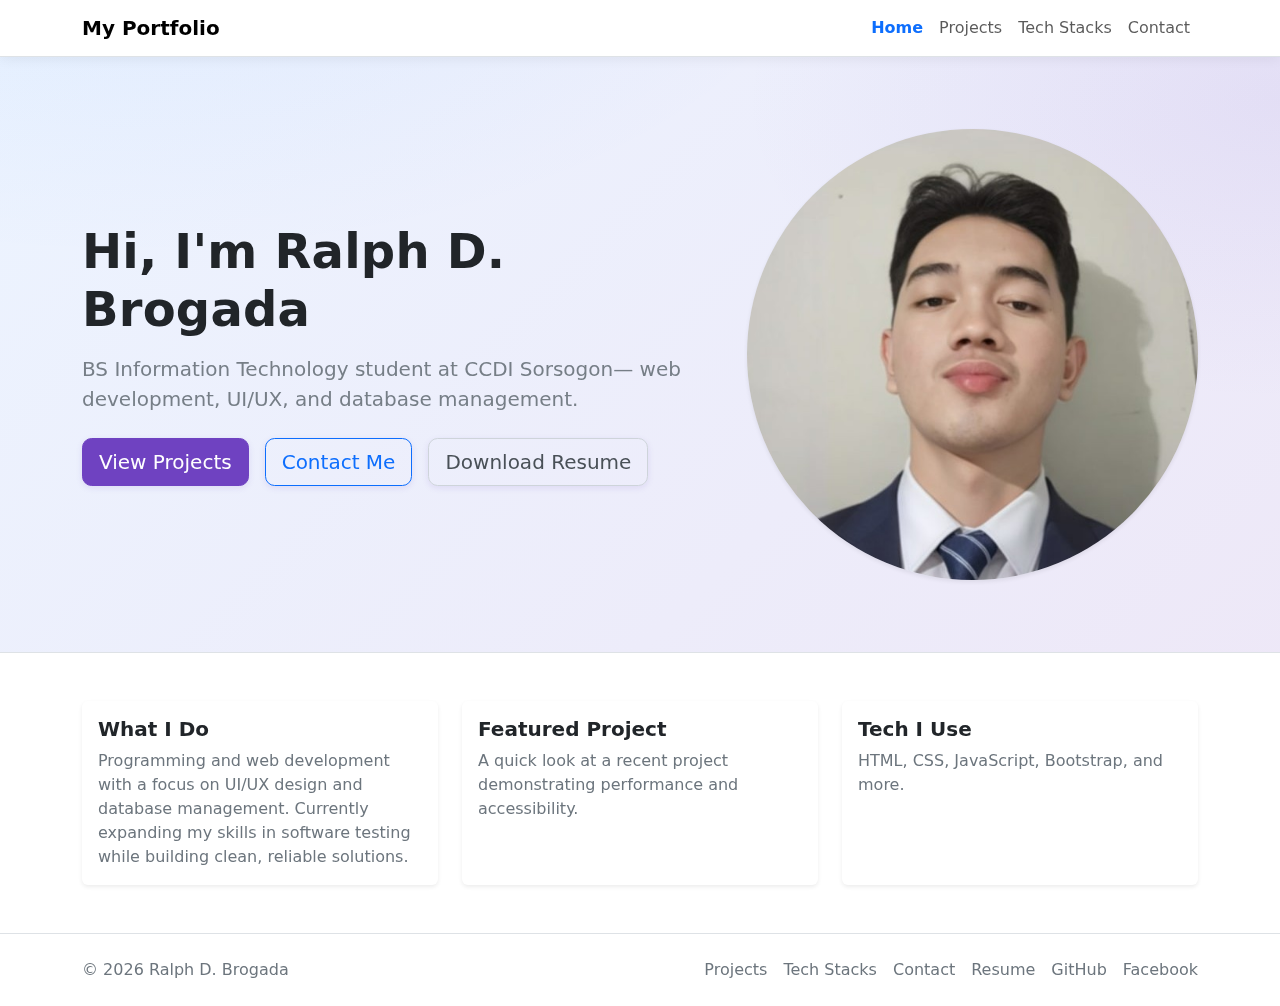
<file: index.html>
<!DOCTYPE html>
<html lang="en">
<head>
  <meta charset="utf-8">
  <meta name="viewport" content="width=device-width, initial-scale=1">
  <title>Home | Portfolio</title>
  <meta name="description" content="Personal portfolio home page">
  <link href="https://cdn.jsdelivr.net/npm/bootstrap@5.3.3/dist/css/bootstrap.min.css" rel="stylesheet" integrity="sha384-QWTKZyjpPEjISv5WaRU9OFeRpok6YctnYmDr5pNlyT2bRjXh0JMhjY6hW+ALEwIH" crossorigin="anonymous">
  <link rel="stylesheet" href="assets/css/styles.css">
</head>
<body>
  <!-- Navbar -->
  <nav class="navbar navbar-expand-lg navbar-light bg-white border-bottom sticky-top">
    <div class="container">
      <a class="navbar-brand fw-bold" href="index.html">My Portfolio</a>
      <button class="navbar-toggler" type="button" data-bs-toggle="collapse" data-bs-target="#navbarNav" aria-controls="navbarNav" aria-expanded="false" aria-label="Toggle navigation">
        <span class="navbar-toggler-icon"></span>
      </button>
      <div class="collapse navbar-collapse" id="navbarNav">
        <ul class="navbar-nav ms-auto mb-2 mb-lg-0">
          <li class="nav-item"><a class="nav-link" href="index.html">Home</a></li>
          <li class="nav-item"><a class="nav-link" href="projects.html">Projects</a></li>
          <li class="nav-item"><a class="nav-link" href="tech.html">Tech Stacks</a></li>
          <li class="nav-item"><a class="nav-link" href="contact.html">Contact</a></li>
        </ul>
      </div>
    </div>
  </nav>

  <!-- Hero -->
  <header class="py-5 border-bottom hero">
    <div class="container py-4">
      <div class="row align-items-center g-4">
        <div class="col-lg-7">
          <h1 class="display-5 fw-bold mb-3">Hi, I'm Ralph D. Brogada</h1>
          <p class="lead text-secondary mb-4">BS Information Technology student at CCDI Sorsogon— web development, UI/UX, and database management.</p>
          <div class="d-flex gap-3">
            <a href="projects.html" class="btn btn-primary btn-lg">View Projects</a>
            <a href="contact.html" class="btn btn-outline-primary btn-lg">Contact Me</a>
            <a href="assets/Ralph_Brogada_Resume.pdf" class="btn btn-outline-secondary btn-lg" download>Download Resume</a>
          </div>
        </div>
        <div class="col-lg-5 text-center">
          <div class="ratio ratio-1x1 rounded-circle overflow-hidden shadow-sm hero-avatar">
            <img src="assets/images/myself.jpg" alt="Avatar" class="w-100 h-100 object-fit-cover">
          </div>
        </div>
      </div>
    </div>
  </header>

  <!-- Highlights -->
  <main class="container my-5">
    <div class="row g-4">
      <div class="col-md-4">
        <div class="card h-100 shadow-sm">
          <div class="card-body">
            <h5 class="card-title">What I Do</h5>
            <p class="card-text text-secondary">Programming and web development with a focus on UI/UX design and database management. Currently expanding my skills in software testing while building clean, reliable solutions.</p>
          </div>
        </div>
      </div>
      <div class="col-md-4">
        <div class="card h-100 shadow-sm">
          <div class="card-body">
            <h5 class="card-title">Featured Project</h5>
            <p class="card-text text-secondary">A quick look at a recent project demonstrating performance and accessibility.</p>
            <a class="stretched-link" href="projects.html"></a>
          </div>
        </div>
      </div>
      <div class="col-md-4">
        <div class="card h-100 shadow-sm">
          <div class="card-body">
            <h5 class="card-title">Tech I Use</h5>
            <p class="card-text text-secondary">HTML, CSS, JavaScript, Bootstrap, and more.</p>
            <a class="stretched-link" href="tech.html"></a>
          </div>
        </div>
      </div>
    </div>
  </main>

  <!-- Footer -->
  <footer class="border-top py-4 bg-white">
    <div class="container d-flex flex-column flex-md-row align-items-center justify-content-between gap-3">
      <span class="text-secondary">© <span id="year"></span> Ralph D. Brogada</span>
      <div class="d-flex flex-wrap gap-3">
        <a href="projects.html" class="link-secondary text-decoration-none">Projects</a>
        <a href="tech.html" class="link-secondary text-decoration-none">Tech Stacks</a>
        <a href="contact.html" class="link-secondary text-decoration-none">Contact</a>
        <a href="assets/Ralph D. Brogada - CV.pdf" class="link-secondary text-decoration-none" download>Resume</a>
        <a href="https://github.com/rlph-kun" class="link-secondary text-decoration-none" target="_blank" rel="noopener">GitHub</a>
        <a href="https://facebook.com" class="link-secondary text-decoration-none" target="_blank" rel="noopener">Facebook</a>
      </div>
    </div>
  </footer>

  <script src="https://cdn.jsdelivr.net/npm/bootstrap@5.3.3/dist/js/bootstrap.bundle.min.js" integrity="sha384-YvpcrYf0tY3lHB60NNkmXc5s9fDVZLESaAA55NDzOxhy9GkcIdslK1eN7N6jIeHz" crossorigin="anonymous"></script>
  <script src="assets/js/main.js"></script>
</body>
</html>
</file>
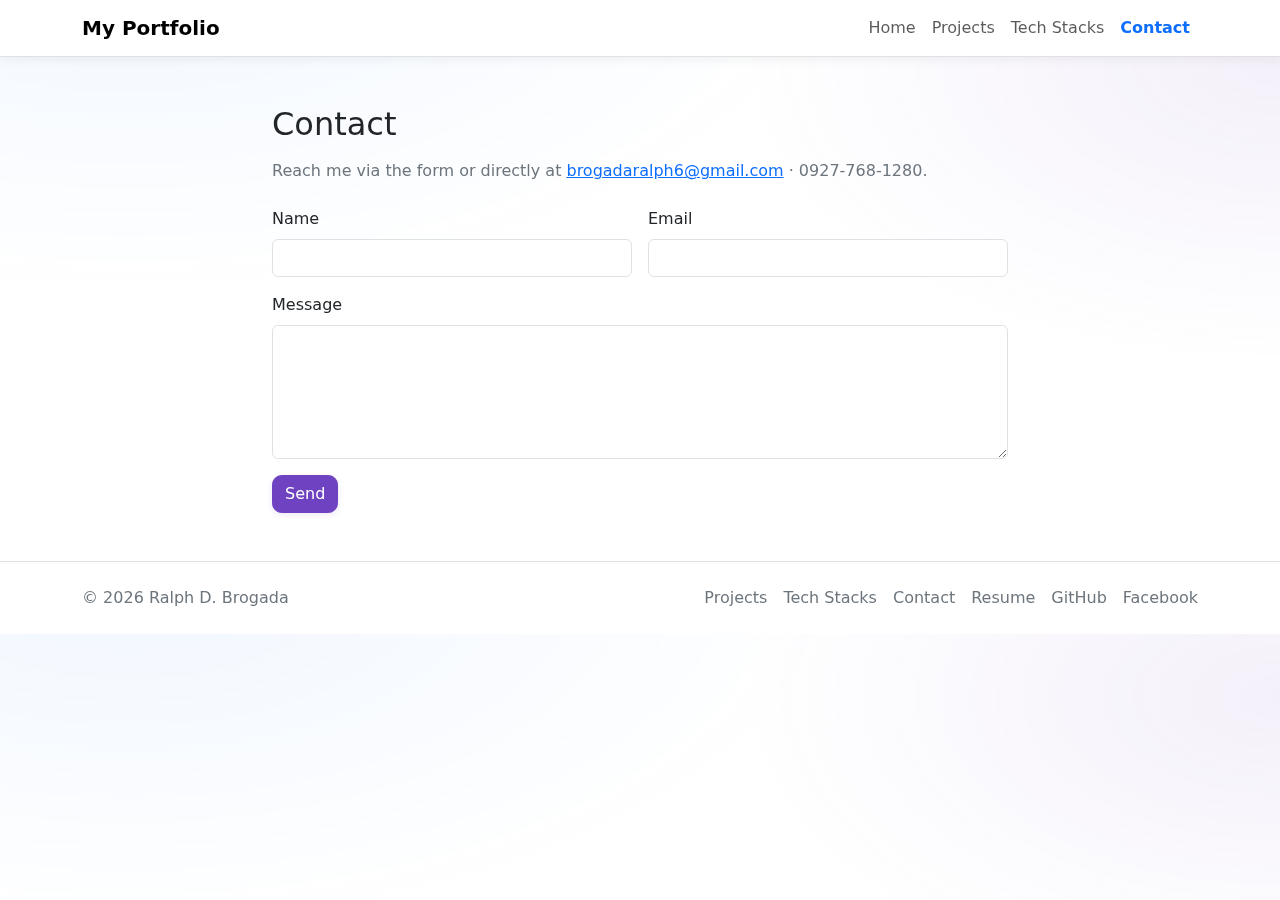
<file: contact.html>
<!DOCTYPE html>
<html lang="en">
<head>
  <meta charset="utf-8">
  <meta name="viewport" content="width=device-width, initial-scale=1">
  <title>Contact | Portfolio</title>
  <meta name="description" content="Get in touch">
  <link href="https://cdn.jsdelivr.net/npm/bootstrap@5.3.3/dist/css/bootstrap.min.css" rel="stylesheet" integrity="sha384-QWTKZyjpPEjISv5WaRU9OFeRpok6YctnYmDr5pNlyT2bRjXh0JMhjY6hW+ALEwIH" crossorigin="anonymous">
  <link rel="stylesheet" href="assets/css/styles.css">
</head>
<body>
  <nav class="navbar navbar-expand-lg navbar-light bg-white border-bottom sticky-top">
    <div class="container">
      <a class="navbar-brand fw-bold" href="index.html">My Portfolio</a>
      <button class="navbar-toggler" type="button" data-bs-toggle="collapse" data-bs-target="#navbarNav" aria-controls="navbarNav" aria-expanded="false" aria-label="Toggle navigation">
        <span class="navbar-toggler-icon"></span>
      </button>
      <div class="collapse navbar-collapse" id="navbarNav">
        <ul class="navbar-nav ms-auto mb-2 mb-lg-0">
          <li class="nav-item"><a class="nav-link" href="index.html">Home</a></li>
          <li class="nav-item"><a class="nav-link" href="projects.html">Projects</a></li>
          <li class="nav-item"><a class="nav-link" href="tech.html">Tech Stacks</a></li>
          <li class="nav-item"><a class="nav-link" href="contact.html">Contact</a></li>
        </ul>
      </div>
    </div>
  </nav>

  <main class="container my-5">
    <div class="row justify-content-center">
      <div class="col-lg-8">
        <h1 class="h2 mb-3">Contact</h1>
        <p class="text-secondary mb-4">Reach me via the form or directly at <a href="mailto:brogadaralph6@gmail.com">brogadaralph6@gmail.com</a> · <span class="text-nowrap">0927‑768‑1280</span>.</p>

        <form id="contact-form" action="https://formspree.io/f/xzzjpvol" method="POST" novalidate>
          <div class="row g-3">
            <input type="hidden" name="_subject" value="Portfolio Contact from Website">
            <div class="col-md-6">
              <label for="name" class="form-label">Name</label>
              <input type="text" class="form-control" id="name" name="name" required>
              <div class="invalid-feedback">Please enter your name.</div>
            </div>
            <div class="col-md-6">
              <label for="email" class="form-label">Email</label>
              <input type="email" class="form-control" id="email" name="email" required>
              <div class="invalid-feedback">Please provide a valid email.</div>
            </div>
            <div class="col-12">
              <label for="message" class="form-label">Message</label>
              <textarea class="form-control" id="message" name="message" rows="5" required></textarea>
              <div class="invalid-feedback">Please enter a message.</div>
            </div>
            <div class="col-12 d-flex align-items-center gap-3">
              <button type="submit" class="btn btn-primary">Send</button>
              <span id="form-status" class="text-secondary small"></span>
            </div>
          </div>
        </form>
      </div>
    </div>
  </main>

  <footer class="border-top py-4 bg-white">
    <div class="container d-flex flex-column flex-md-row align-items-center justify-content-between gap-3">
      <span class="text-secondary">© <span id="year"></span> Ralph D. Brogada</span>
      <div class="d-flex flex-wrap gap-3">
        <a href="projects.html" class="link-secondary text-decoration-none">Projects</a>
        <a href="tech.html" class="link-secondary text-decoration-none">Tech Stacks</a>
        <a href="contact.html" class="link-secondary text-decoration-none">Contact</a>
        <a href="assets/Ralph D. Brogada - CV.pdf" class="link-secondary text-decoration-none" download>Resume</a>
        <a href="https://github.com/rlph-kun" class="link-secondary text-decoration-none" target="_blank" rel="noopener">GitHub</a>
        <a href="https://facebook.com" class="link-secondary text-decoration-none" target="_blank" rel="noopener">Facebook</a>
      </div>
    </div>
  </footer>

  <script src="https://cdn.jsdelivr.net/npm/bootstrap@5.3.3/dist/js/bootstrap.bundle.min.js" integrity="sha384-YvpcrYf0tY3lHB60NNkmXc5s9fDVZLESaAA55NDzOxhy9GkcIdslK1eN7N6jIeHz" crossorigin="anonymous"></script>
  <script src="assets/js/main.js"></script>
</body>
</html>
</file>
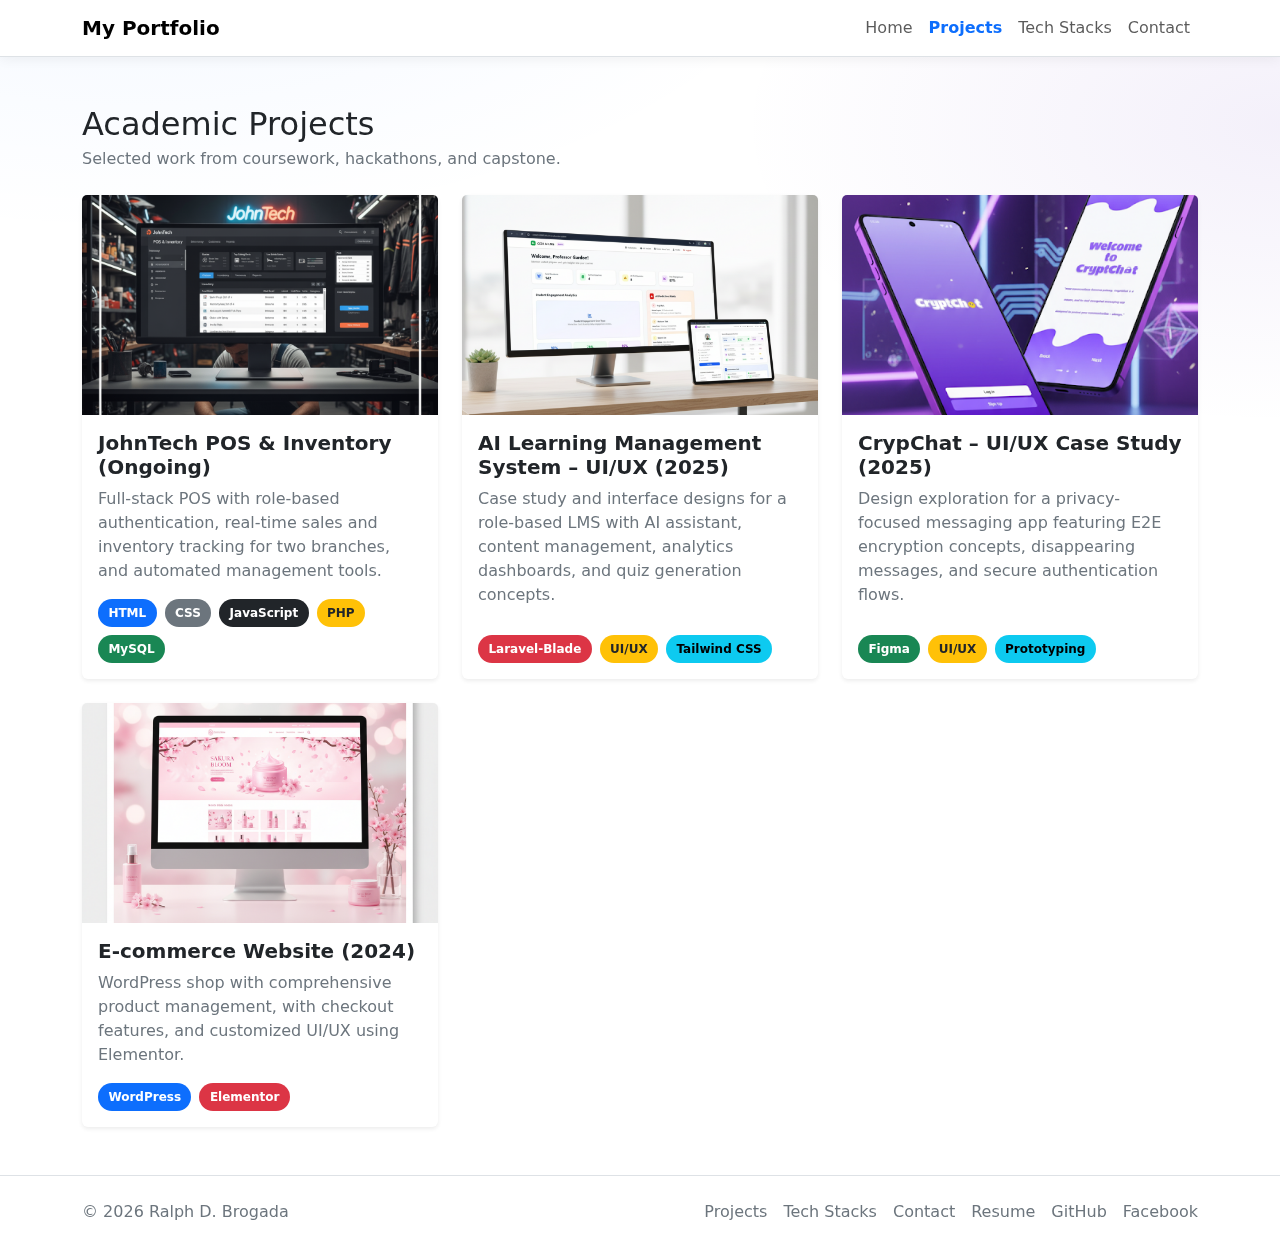
<file: projects.html>
<!DOCTYPE html>
<html lang="en">
<head>
  <meta charset="utf-8">
  <meta name="viewport" content="width=device-width, initial-scale=1">
  <title>Projects | Portfolio</title>
  <meta name="description" content="Projects portfolio">
  <link href="https://cdn.jsdelivr.net/npm/bootstrap@5.3.3/dist/css/bootstrap.min.css" rel="stylesheet" integrity="sha384-QWTKZyjpPEjISv5WaRU9OFeRpok6YctnYmDr5pNlyT2bRjXh0JMhjY6hW+ALEwIH" crossorigin="anonymous">
  <link rel="stylesheet" href="assets/css/styles.css">
</head>
<body>
  <nav class="navbar navbar-expand-lg navbar-light bg-white border-bottom sticky-top">
    <div class="container">
      <a class="navbar-brand fw-bold" href="index.html">My Portfolio</a>
      <button class="navbar-toggler" type="button" data-bs-toggle="collapse" data-bs-target="#navbarNav" aria-controls="navbarNav" aria-expanded="false" aria-label="Toggle navigation">
        <span class="navbar-toggler-icon"></span>
      </button>
      <div class="collapse navbar-collapse" id="navbarNav">
        <ul class="navbar-nav ms-auto mb-2 mb-lg-0">
          <li class="nav-item"><a class="nav-link" href="index.html">Home</a></li>
          <li class="nav-item"><a class="nav-link" href="projects.html">Projects</a></li>
          <li class="nav-item"><a class="nav-link" href="tech.html">Tech Stacks</a></li>
          <li class="nav-item"><a class="nav-link" href="contact.html">Contact</a></li>
        </ul>
      </div>
    </div>
  </nav>

  <main class="container my-5">
    <div class="d-flex align-items-center justify-content-between mb-4">
      <div>
        <h1 class="h2 mb-1">Academic Projects</h1>
        <p class="text-secondary mb-0">Selected work from coursework, hackathons, and capstone.</p>
      </div>
    </div>

    <div class="row g-4" id="projects-grid">
      <!-- Project cards inserted by JS or keep placeholders -->
      <div class="col-md-6 col-lg-4">
        <div class="card h-100 shadow-sm project-card">
          <a href="projects/posims.html"><img src="assets/images/posims.png?v=2" class="card-img-top" alt="POS & Inventory Management System"></a>
          <div class="card-body d-flex flex-column">
            <h5 class="card-title">JohnTech POS & Inventory (Ongoing)</h5>
            <p class="card-text text-secondary">Full-stack POS with role-based authentication, real-time sales and inventory tracking for two branches, and automated management tools.</p>
            <div class="mt-auto d-flex gap-2 flex-wrap">
              <span class="badge text-bg-primary">HTML</span>
              <span class="badge text-bg-secondary">CSS</span>
              <span class="badge text-bg-dark">JavaScript</span>
              <span class="badge text-bg-warning text-dark">PHP</span>
              <span class="badge text-bg-success">MySQL</span>
            </div>
            <a class="stretched-link" href="projects/posims.html" aria-label="View POS & Inventory details"></a>
          </div>
        </div>
      </div>
      <div class="col-md-6 col-lg-4">
        <div class="card h-100 shadow-sm project-card">
          <a href="projects/ai-lms.html"><img src="assets/images/ai-lms.png" class="card-img-top" alt="AI Learning Management System"></a>
          <div class="card-body d-flex flex-column">
            <h5 class="card-title">AI Learning Management System – UI/UX (2025)</h5>
            <p class="card-text text-secondary">Case study and interface designs for a role-based LMS with AI assistant, content management, analytics dashboards, and quiz generation concepts.</p>
            <div class="mt-auto d-flex gap-2 flex-wrap">
              <span class="badge text-bg-danger">Laravel-Blade</span>
              <span class="badge text-bg-warning text-dark">UI/UX</span>
              <span class="badge text-bg-info">Tailwind CSS</span>
            </div>
            <a class="stretched-link" href="projects/ai-lms.html" aria-label="View AI LMS details"></a>
          </div>
        </div>
      </div>
      <div class="col-md-6 col-lg-4">
        <div class="card h-100 shadow-sm project-card">
          <a href="projects/crypchat.html"><img src="assets/images/crypchat.png" class="card-img-top" alt="Privacy Communication App UI/UX"></a>
          <div class="card-body d-flex flex-column">
            <h5 class="card-title">CrypChat – UI/UX Case Study (2025)</h5>
            <p class="card-text text-secondary">Design exploration for a privacy-focused messaging app featuring E2E encryption concepts, disappearing messages, and secure authentication flows.</p>
            <div class="mt-auto d-flex gap-2 flex-wrap">
              <span class="badge text-bg-success">Figma</span>
              <span class="badge text-bg-warning text-dark">UI/UX</span>
              <span class="badge text-bg-info">Prototyping</span>
            </div>
            <a class="stretched-link" href="projects/crypchat.html" aria-label="View CrypChat details"></a>
          </div>
        </div>
      </div>

      <div class="col-md-6 col-lg-4">
        <div class="card h-100 shadow-sm project-card">
          <a href="projects/ecommerce.html"><img src="assets/images/ecommerce.png" class="card-img-top" alt="E-commerce WordPress Site"></a>
          <div class="card-body d-flex flex-column">
            <h5 class="card-title">E‑commerce Website (2024)</h5>
            <p class="card-text text-secondary">WordPress shop with comprehensive product management, with checkout features, and customized UI/UX using Elementor.</p>
            <div class="mt-auto d-flex gap-2 flex-wrap">
              <span class="badge text-bg-primary">WordPress</span>
              <span class="badge text-bg-danger">Elementor</span>
            </div>
            <a class="stretched-link" href="projects/ecommerce.html" aria-label="View E‑commerce project details"></a>
          </div>
        </div>
      </div>
    </div>
  </main>

  <footer class="border-top py-4 bg-white">
    <div class="container d-flex flex-column flex-md-row align-items-center justify-content-between gap-3">
      <span class="text-secondary">© <span id="year"></span> Ralph D. Brogada</span>
      <div class="d-flex flex-wrap gap-3">
        <a href="projects.html" class="link-secondary text-decoration-none">Projects</a>
        <a href="tech.html" class="link-secondary text-decoration-none">Tech Stacks</a>
        <a href="contact.html" class="link-secondary text-decoration-none">Contact</a>
        <a href="assets/Ralph D. Brogada - CV.pdf" class="link-secondary text-decoration-none" download>Resume</a>
        <a href="https://github.com/rlph-kun" class="link-secondary text-decoration-none" target="_blank" rel="noopener">GitHub</a>
        <a href="https://facebook.com" class="link-secondary text-decoration-none" target="_blank" rel="noopener">Facebook</a>
      </div>
    </div>
  </footer>

  <script src="https://cdn.jsdelivr.net/npm/bootstrap@5.3.3/dist/js/bootstrap.bundle.min.js" integrity="sha384-YvpcrYf0tY3lHB60NNkmXc5s9fDVZLESaAA55NDzOxhy9GkcIdslK1eN7N6jIeHz" crossorigin="anonymous"></script>
  <script src="assets/js/main.js"></script>
</body>
</html>
</file>
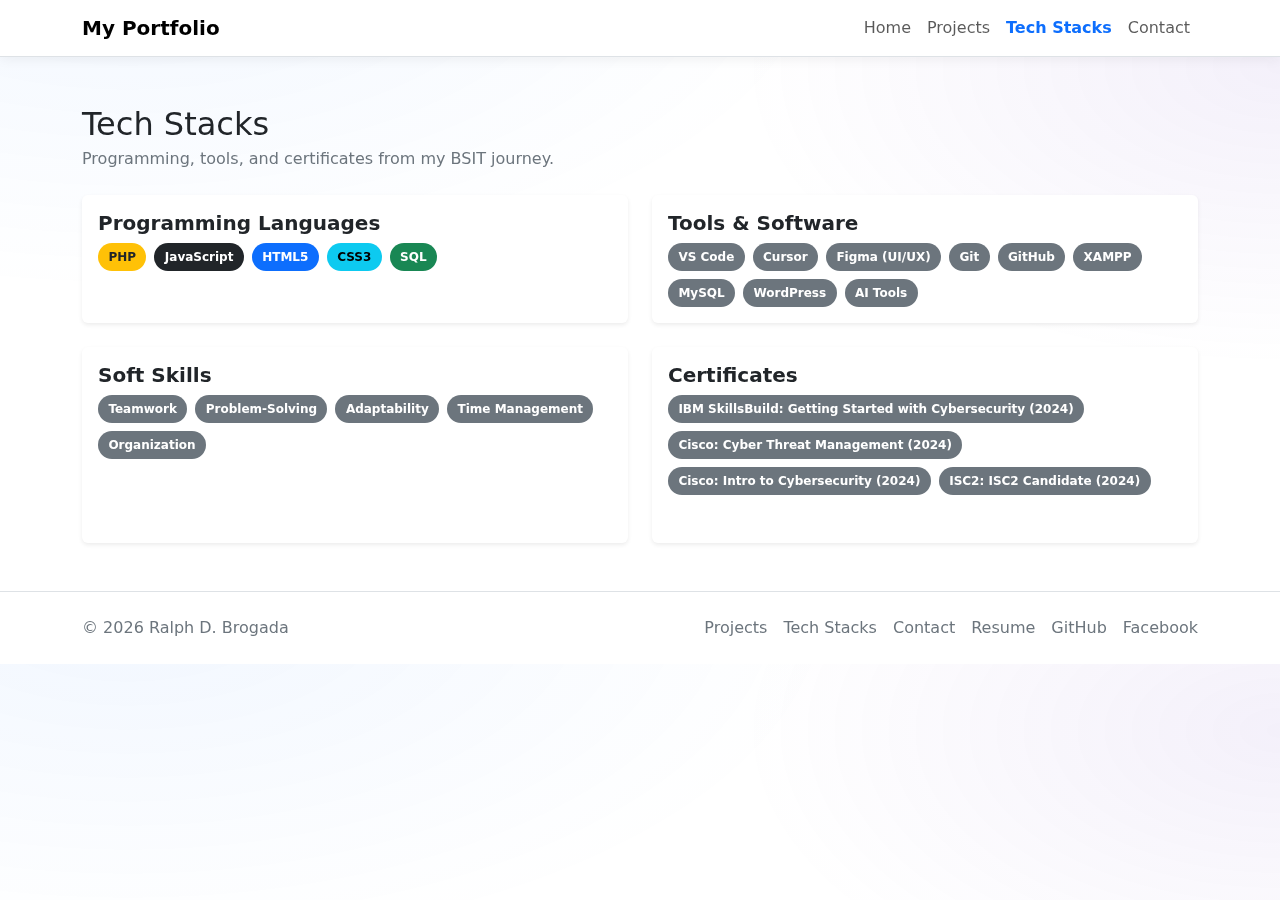
<file: tech.html>
<!DOCTYPE html>
<html lang="en">
<head>
  <meta charset="utf-8">
  <meta name="viewport" content="width=device-width, initial-scale=1">
  <title>Tech Stacks | Portfolio</title>
  <meta name="description" content="Technologies and tools I use">
  <link href="https://cdn.jsdelivr.net/npm/bootstrap@5.3.3/dist/css/bootstrap.min.css" rel="stylesheet" integrity="sha384-QWTKZyjpPEjISv5WaRU9OFeRpok6YctnYmDr5pNlyT2bRjXh0JMhjY6hW+ALEwIH" crossorigin="anonymous">
  <link rel="stylesheet" href="assets/css/styles.css">
</head>
<body>
  <nav class="navbar navbar-expand-lg navbar-light bg-white border-bottom sticky-top">
    <div class="container">
      <a class="navbar-brand fw-bold" href="index.html">My Portfolio</a>
      <button class="navbar-toggler" type="button" data-bs-toggle="collapse" data-bs-target="#navbarNav" aria-controls="navbarNav" aria-expanded="false" aria-label="Toggle navigation">
        <span class="navbar-toggler-icon"></span>
      </button>
      <div class="collapse navbar-collapse" id="navbarNav">
        <ul class="navbar-nav ms-auto mb-2 mb-lg-0">
          <li class="nav-item"><a class="nav-link" href="index.html">Home</a></li>
          <li class="nav-item"><a class="nav-link" href="projects.html">Projects</a></li>
          <li class="nav-item"><a class="nav-link" href="tech.html">Tech Stacks</a></li>
          <li class="nav-item"><a class="nav-link" href="contact.html">Contact</a></li>
        </ul>
      </div>
    </div>
  </nav>

  <main class="container my-5">
    <div class="mb-4">
      <h1 class="h2 mb-1">Tech Stacks</h1>
      <p class="text-secondary mb-0">Programming, tools, and certificates from my BSIT journey.</p>
    </div>

    <div class="row g-4">
      <div class="col-md-6">
        <div class="card h-100 shadow-sm">
          <div class="card-body">
            <h5 class="card-title">Programming Languages</h5>
            <div class="d-flex flex-wrap gap-2">
              <span class="badge text-bg-warning text-dark">PHP</span>
              <span class="badge text-bg-dark">JavaScript</span>
              <span class="badge text-bg-primary">HTML5</span>
              <span class="badge text-bg-info">CSS3</span>
              <span class="badge text-bg-success">SQL</span>
            </div>
          </div>
        </div>
      </div>
      <div class="col-md-6">
        <div class="card h-100 shadow-sm">
          <div class="card-body">
            <h5 class="card-title">Tools & Software</h5>
            <div class="d-flex flex-wrap gap-2">
              <span class="badge text-bg-secondary">VS Code</span>
              <span class="badge text-bg-secondary">Cursor</span>
              <span class="badge text-bg-secondary">Figma (UI/UX)</span>
              <span class="badge text-bg-secondary">Git</span>
              <span class="badge text-bg-secondary">GitHub</span>
              <span class="badge text-bg-secondary">XAMPP</span>
              <span class="badge text-bg-secondary">MySQL</span>
              <span class="badge text-bg-secondary">WordPress</span>
              <span class="badge text-bg-secondary">AI Tools</span>
            </div>
          </div>
        </div>
      </div>
      <div class="col-md-6">
        <div class="card h-100 shadow-sm">
          <div class="card-body">
            <h5 class="card-title">Soft Skills</h5>
            <div class="d-flex flex-wrap gap-2">
              <span class="badge text-bg-secondary">Teamwork</span>
              <span class="badge text-bg-secondary">Problem-Solving</span>
              <span class="badge text-bg-secondary">Adaptability</span>
              <span class="badge text-bg-secondary">Time Management</span>
              <span class="badge text-bg-secondary">Organization</span>
            </div>
          </div>
        </div>
      </div>
      <div class="col-md-6">
        <div class="card h-100 shadow-sm">
          <div class="card-body">
            <h5 class="card-title">Certificates</h5>
            <div class="d-flex flex-wrap gap-2">
              <span class="badge text-bg-secondary">IBM SkillsBuild: Getting Started with Cybersecurity (2024)</span>
              <span class="badge text-bg-secondary">Cisco: Cyber Threat Management (2024)</span>
              <span class="badge text-bg-secondary">Cisco: Intro to Cybersecurity (2024)</span>
              <span class="badge text-bg-secondary">ISC2: ISC2 Candidate (2024)</span>
            </div>
            <div class="mt-3">
              <div class="row g-3">
                <div class="col-6 col-md-6">
                  <div data-iframe-width="150" data-iframe-height="270" data-share-badge-id="8e46b8ab-bac0-4ca4-a945-da55666d9478" data-share-badge-host="https://www.credly.com"></div>
                </div>
                <div class="col-6 col-md-6">
                  <div data-iframe-width="150" data-iframe-height="270" data-share-badge-id="6b43cd8b-2593-488d-86a4-5c97629039e1" data-share-badge-host="https://www.credly.com"></div>
                </div>
                <div class="col-6 col-md-6">
                  <div data-iframe-width="150" data-iframe-height="270" data-share-badge-id="36206bd0-0970-4b23-8973-ef2c7237bdcc" data-share-badge-host="https://www.credly.com"></div>
                </div>
                <div class="col-6 col-md-6">
                  <div data-iframe-width="150" data-iframe-height="270" data-share-badge-id="a7020acf-038a-444c-9a8b-420ef4e8d903" data-share-badge-host="https://www.credly.com"></div>
                </div>
              </div>
            </div>
          </div>
        </div>
      </div>
    </div>
  </main>

  <footer class="border-top py-4 bg-white">
    <div class="container d-flex flex-column flex-md-row align-items-center justify-content-between gap-3">
      <span class="text-secondary">© <span id="year"></span> Ralph D. Brogada</span>
      <div class="d-flex flex-wrap gap-3">
        <a href="projects.html" class="link-secondary text-decoration-none">Projects</a>
        <a href="tech.html" class="link-secondary text-decoration-none">Tech Stacks</a>
        <a href="contact.html" class="link-secondary text-decoration-none">Contact</a>
        <a href="assets/Ralph D. Brogada - CV.pdf" class="link-secondary text-decoration-none" download>Resume</a>
        <a href="https://github.com/rlph-kun" class="link-secondary text-decoration-none" target="_blank" rel="noopener">GitHub</a>
        <a href="https://facebook.com" class="link-secondary text-decoration-none" target="_blank" rel="noopener">Facebook</a>
      </div>
    </div>
  </footer>

  <script src="https://cdn.jsdelivr.net/npm/bootstrap@5.3.3/dist/js/bootstrap.bundle.min.js" integrity="sha384-YvpcrYf0tY3lHB60NNkmXc5s9fDVZLESaAA55NDzOxhy9GkcIdslK1eN7N6jIeHz" crossorigin="anonymous"></script>
  <script src="assets/js/main.js"></script>
  <script type="text/javascript" async src="https://cdn.credly.com/assets/utilities/embed.js"></script>
</body>
</html>
</file>
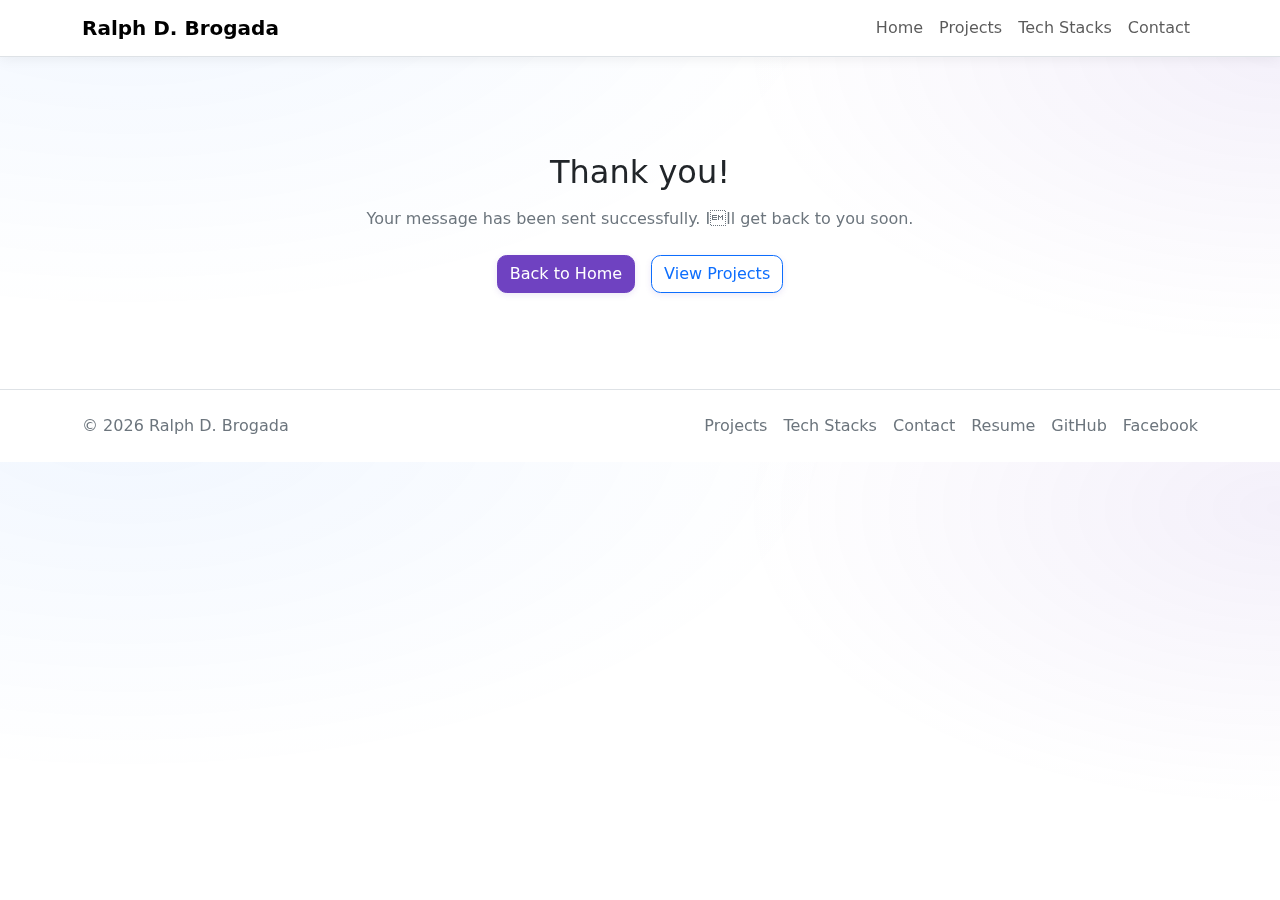
<file: thanks.html>
<!DOCTYPE html>
<html lang="en">
<head>
  <meta charset="utf-8">
  <meta name="viewport" content="width=device-width, initial-scale=1">
  <title>Message Sent | Portfolio</title>
  <meta name="description" content="Thank you for your message">
  <link href="https://cdn.jsdelivr.net/npm/bootstrap@5.3.3/dist/css/bootstrap.min.css" rel="stylesheet" integrity="sha384-QWTKZyjpPEjISv5WaRU9OFeRpok6YctnYmDr5pNlyT2bRjXh0JMhjY6hW+ALEwIH" crossorigin="anonymous">
  <link rel="stylesheet" href="assets/css/styles.css">
</head>
<body>
  <nav class="navbar navbar-expand-lg navbar-light bg-white border-bottom sticky-top">
    <div class="container">
      <a class="navbar-brand fw-bold" href="index.html">Ralph D. Brogada</a>
      <button class="navbar-toggler" type="button" data-bs-toggle="collapse" data-bs-target="#navbarNav" aria-controls="navbarNav" aria-expanded="false" aria-label="Toggle navigation">
        <span class="navbar-toggler-icon"></span>
      </button>
      <div class="collapse navbar-collapse" id="navbarNav">
        <ul class="navbar-nav ms-auto mb-2 mb-lg-0">
          <li class="nav-item"><a class="nav-link" href="index.html">Home</a></li>
          <li class="nav-item"><a class="nav-link" href="projects.html">Projects</a></li>
          <li class="nav-item"><a class="nav-link" href="tech.html">Tech Stacks</a></li>
          <li class="nav-item"><a class="nav-link" href="contact.html">Contact</a></li>
        </ul>
      </div>
    </div>
  </nav>

  <main class="container my-5">
    <div class="row justify-content-center">
      <div class="col-lg-7">
        <div class="text-center py-5">
          <h1 class="h2 mb-3">Thank you!</h1>
          <p class="text-secondary">Your message has been sent successfully. Ill get back to you soon.</p>
          <div class="d-flex justify-content-center gap-3 mt-4">
            <a href="index.html" class="btn btn-primary">Back to Home</a>
            <a href="projects.html" class="btn btn-outline-primary">View Projects</a>
          </div>
        </div>
      </div>
    </div>
  </main>

  <footer class="border-top py-4 bg-white">
    <div class="container d-flex flex-column flex-md-row align-items-center justify-content-between gap-3">
      <span class="text-secondary">© <span id="year"></span> Ralph D. Brogada</span>
      <div class="d-flex flex-wrap gap-3">
        <a href="projects.html" class="link-secondary text-decoration-none">Projects</a>
        <a href="tech.html" class="link-secondary text-decoration-none">Tech Stacks</a>
        <a href="contact.html" class="link-secondary text-decoration-none">Contact</a>
        <a href="assets/Ralph D. Brogada - CV.pdf" class="link-secondary text-decoration-none" download>Resume</a>
        <a href="https://github.com/rlph-kun" class="link-secondary text-decoration-none" target="_blank" rel="noopener">GitHub</a>
        <a href="https://facebook.com" class="link-secondary text-decoration-none" target="_blank" rel="noopener">Facebook</a>
      </div>
    </div>
  </footer>

  <script src="https://cdn.jsdelivr.net/npm/bootstrap@5.3.3/dist/js/bootstrap.bundle.min.js" integrity="sha384-YvpcrYf0tY3lHB60NNkmXc5s9fDVZLESaAA55NDzOxhy9GkcIdslK1eN7N6jIeHz" crossorigin="anonymous"></script>
  <script src="assets/js/main.js"></script>
</body>
</html>
</file>
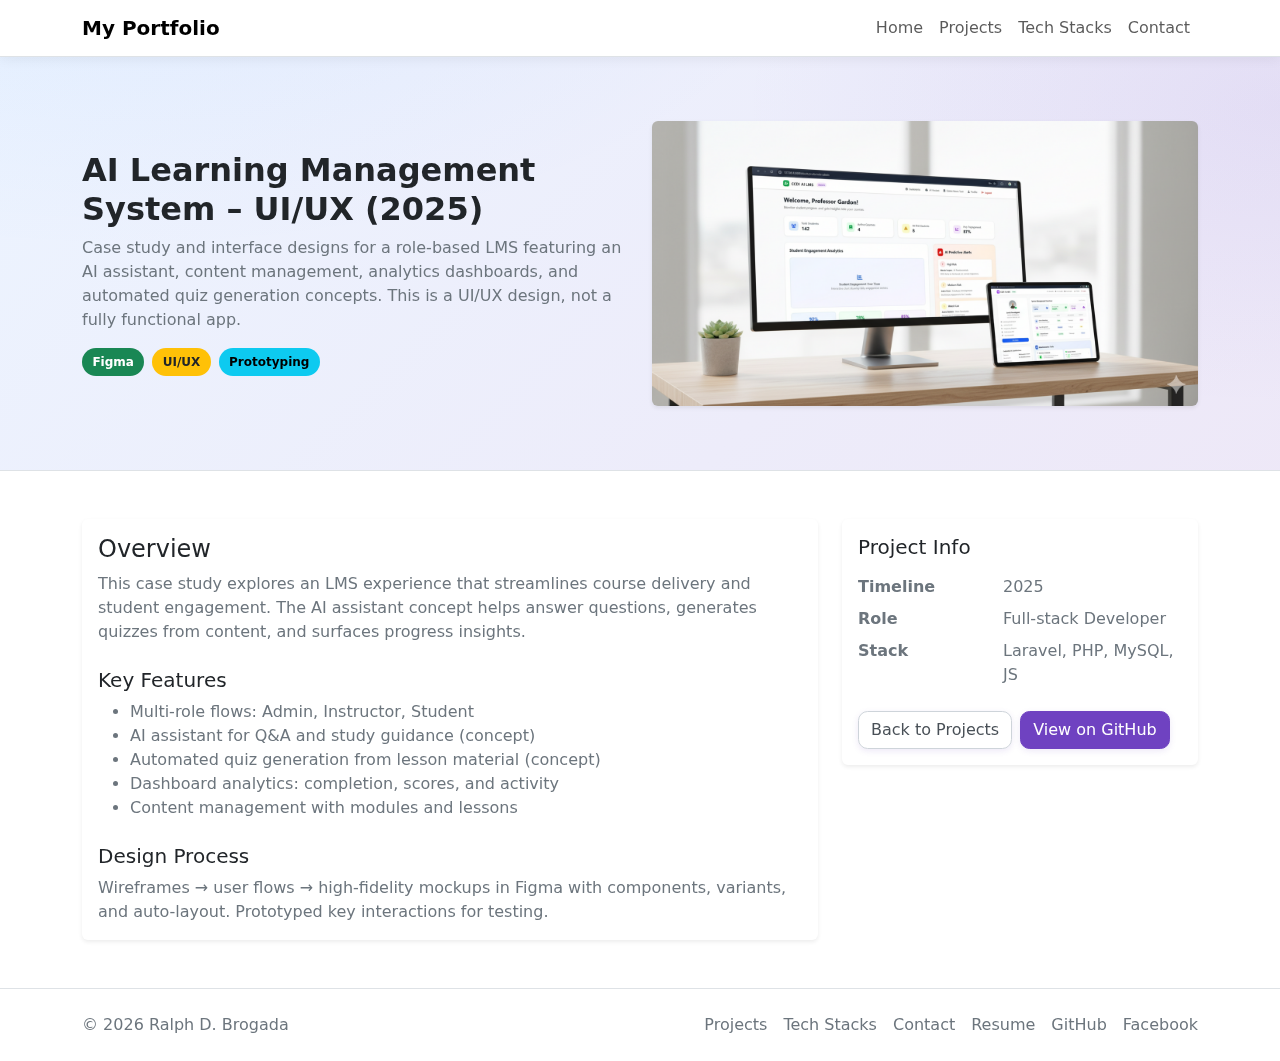
<file: projects/ai-lms.html>
<!DOCTYPE html>
<html lang="en">
<head>
  <meta charset="utf-8">
  <meta name="viewport" content="width=device-width, initial-scale=1">
  <title>AI Learning Management System | Project</title>
  <meta name="description" content="AI-powered LMS with chatbot, content management, analytics, and quiz generation">
  <link href="https://cdn.jsdelivr.net/npm/bootstrap@5.3.3/dist/css/bootstrap.min.css" rel="stylesheet" integrity="sha384-QWTKZyjpPEjISv5WaRU9OFeRpok6YctnYmDr5pNlyT2bRjXh0JMhjY6hW+ALEwIH" crossorigin="anonymous">
  <link rel="stylesheet" href="../assets/css/styles.css">
</head>
<body>
  <nav class="navbar navbar-expand-lg navbar-light bg-white border-bottom sticky-top">
    <div class="container">
      <a class="navbar-brand fw-bold" href="../index.html">My Portfolio</a>
      <button class="navbar-toggler" type="button" data-bs-toggle="collapse" data-bs-target="#navbarNav" aria-controls="navbarNav" aria-expanded="false" aria-label="Toggle navigation">
        <span class="navbar-toggler-icon"></span>
      </button>
      <div class="collapse navbar-collapse" id="navbarNav">
        <ul class="navbar-nav ms-auto mb-2 mb-lg-0">
          <li class="nav-item"><a class="nav-link" href="../index.html">Home</a></li>
          <li class="nav-item"><a class="nav-link" href="../projects.html">Projects</a></li>
          <li class="nav-item"><a class="nav-link" href="../tech.html">Tech Stacks</a></li>
          <li class="nav-item"><a class="nav-link" href="../contact.html">Contact</a></li>
        </ul>
      </div>
    </div>
  </nav>

  <header class="py-5 border-bottom hero">
    <div class="container py-3">
      <div class="row align-items-center g-4">
        <div class="col-lg-6">
          <h1 class="h2 fw-bold mb-2">AI Learning Management System – UI/UX (2025)</h1>
          <p class="text-secondary mb-3">Case study and interface designs for a role-based LMS featuring an AI assistant, content management, analytics dashboards, and automated quiz generation concepts. This is a UI/UX design, not a fully functional app.</p>
          <div class="d-flex gap-2 flex-wrap">
            <span class="badge text-bg-success">Figma</span>
            <span class="badge text-bg-warning text-dark">UI/UX</span>
            <span class="badge text-bg-info">Prototyping</span>
          </div>
        </div>
        <div class="col-lg-6 text-center">
          <img src="../assets/images/ai-lms.png" alt="AI LMS screenshot" class="img-fluid rounded shadow-sm">
        </div>
      </div>
    </div>
  </header>

  <main class="container my-5">
    <div class="row g-4">
      <div class="col-lg-8">
        <section class="card shadow-sm">
          <div class="card-body">
            <h2 class="h4">Overview</h2>
            <p class="text-secondary">This case study explores an LMS experience that streamlines course delivery and student engagement. The AI assistant concept helps answer questions, generates quizzes from content, and surfaces progress insights.</p>

            <h3 class="h5 mt-4">Key Features</h3>
            <ul class="text-secondary mb-0">
              <li>Multi-role flows: Admin, Instructor, Student</li>
              <li>AI assistant for Q&A and study guidance (concept)</li>
              <li>Automated quiz generation from lesson material (concept)</li>
              <li>Dashboard analytics: completion, scores, and activity</li>
              <li>Content management with modules and lessons</li>
            </ul>

            <h3 class="h5 mt-4">Design Process</h3>
            <p class="text-secondary mb-0">Wireframes → user flows → high-fidelity mockups in Figma with components, variants, and auto-layout. Prototyped key interactions for testing.</p>
          </div>
        </section>
      </div>
      <div class="col-lg-4">
        <section class="card shadow-sm">
          <div class="card-body">
            <h2 class="h5 mb-3">Project Info</h2>
            <dl class="row mb-0 text-secondary">
              <dt class="col-5">Timeline</dt><dd class="col-7">2025</dd>
              <dt class="col-5">Role</dt><dd class="col-7">Full‑stack Developer</dd>
              <dt class="col-5">Stack</dt><dd class="col-7">Laravel, PHP, MySQL, JS</dd>
            </dl>
            <div class="d-flex gap-2 mt-3">
              <a href="../projects.html" class="btn btn-outline-secondary">Back to Projects</a>
              <a href="https://github.com/rlph-kun/ai-lms-demo" target="_blank" rel="noopener" class="btn btn-primary">View on GitHub</a>
            </div>
          </div>
        </section>
      </div>
    </div>
  </main>

  <footer class="border-top py-4 bg-white">
    <div class="container d-flex flex-column flex-md-row align-items-center justify-content-between gap-3">
      <span class="text-secondary">© <span id="year"></span> Ralph D. Brogada</span>
      <div class="d-flex flex-wrap gap-3">
        <a href="../projects.html" class="link-secondary text-decoration-none">Projects</a>
        <a href="../tech.html" class="link-secondary text-decoration-none">Tech Stacks</a>
        <a href="../contact.html" class="link-secondary text-decoration-none">Contact</a>
        <a href="../assets/Ralph D. Brogada - CV.pdf" class="link-secondary text-decoration-none" download>Resume</a>
        <a href="https://github.com/rlph-kun" class="link-secondary text-decoration-none" target="_blank" rel="noopener">GitHub</a>
        <a href="https://facebook.com" class="link-secondary text-decoration-none" target="_blank" rel="noopener">Facebook</a>
      </div>
    </div>
  </footer>

  <script src="https://cdn.jsdelivr.net/npm/bootstrap@5.3.3/dist/js/bootstrap.bundle.min.js" integrity="sha384-YvpcrYf0tY3lHB60NNkmXc5s9fDVZLESaAA55NDzOxhy9GkcIdslK1eN7N6jIeHz" crossorigin="anonymous"></script>
  <script src="../assets/js/main.js"></script>
</body>
</html>
</file>
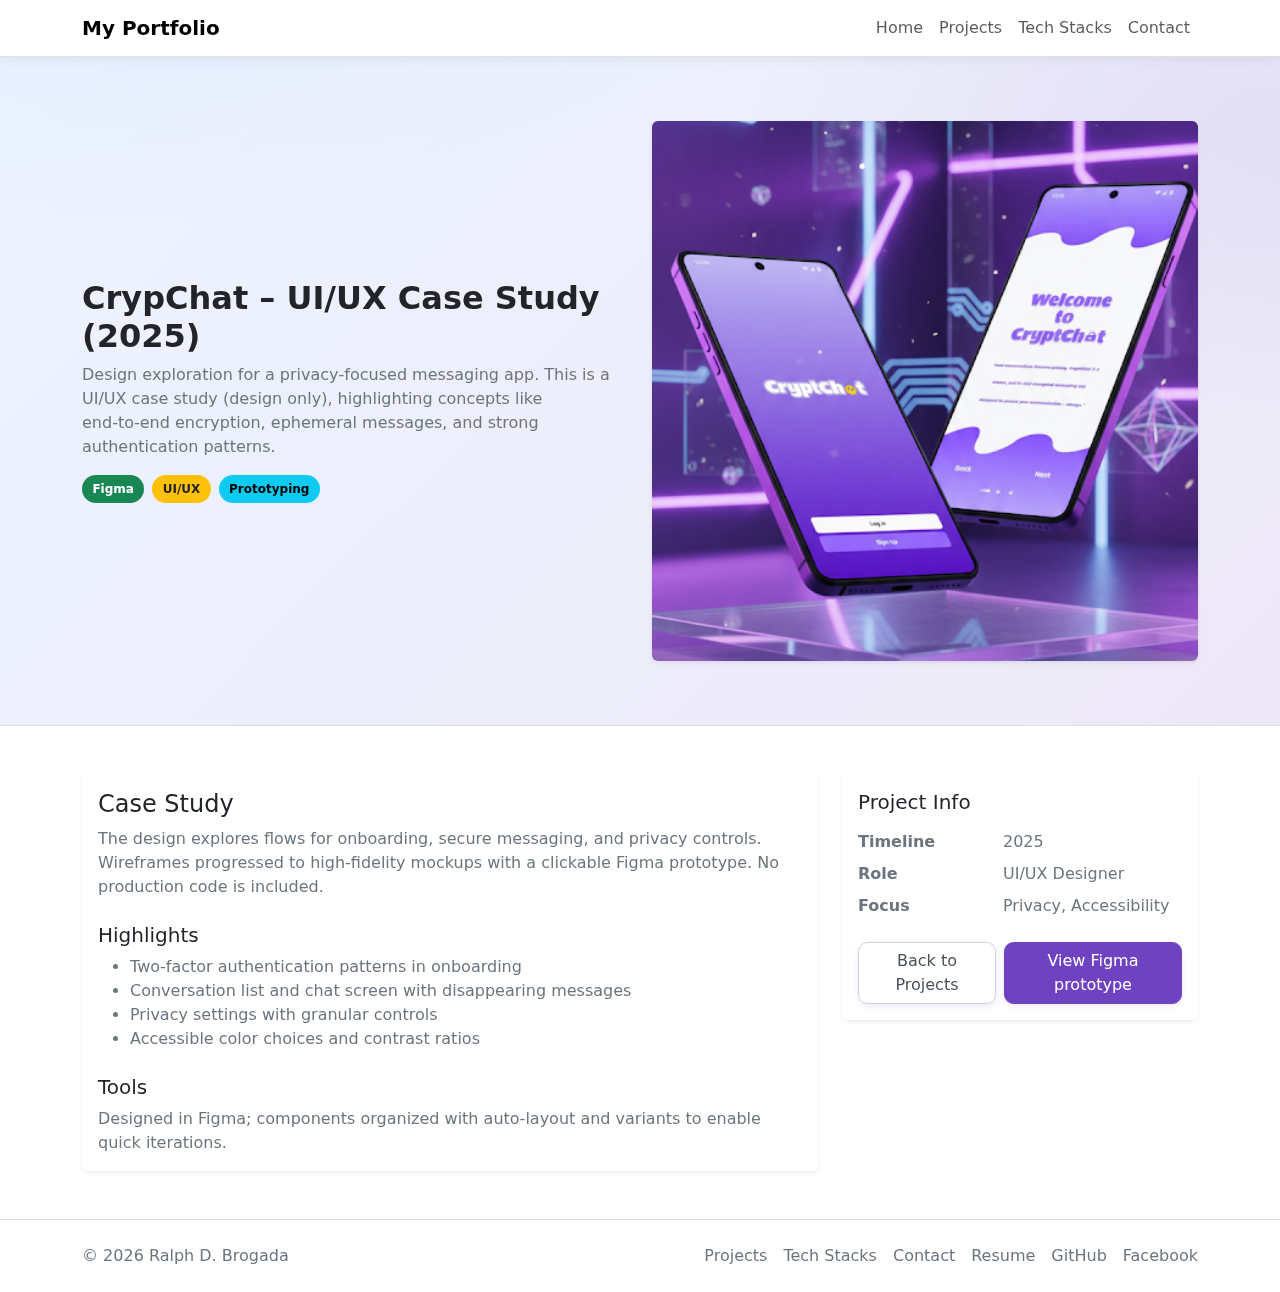
<file: projects/crypchat.html>
<!DOCTYPE html>
<html lang="en">
<head>
  <meta charset="utf-8">
  <meta name="viewport" content="width=device-width, initial-scale=1">
  <title>CrypChat – Privacy App UI/UX | Project</title>
  <meta name="description" content="CrypChat privacy-focused messaging app UI/UX case study">
  <link href="https://cdn.jsdelivr.net/npm/bootstrap@5.3.3/dist/css/bootstrap.min.css" rel="stylesheet" integrity="sha384-QWTKZyjpPEjISv5WaRU9OFeRpok6YctnYmDr5pNlyT2bRjXh0JMhjY6hW+ALEwIH" crossorigin="anonymous">
  <link rel="stylesheet" href="../assets/css/styles.css">
</head>
<body>
  <nav class="navbar navbar-expand-lg navbar-light bg-white border-bottom sticky-top">
    <div class="container">
      <a class="navbar-brand fw-bold" href="../index.html">My Portfolio</a>
      <button class="navbar-toggler" type="button" data-bs-toggle="collapse" data-bs-target="#navbarNav" aria-controls="navbarNav" aria-expanded="false" aria-label="Toggle navigation">
        <span class="navbar-toggler-icon"></span>
      </button>
      <div class="collapse navbar-collapse" id="navbarNav">
        <ul class="navbar-nav ms-auto mb-2 mb-lg-0">
          <li class="nav-item"><a class="nav-link" href="../index.html">Home</a></li>
          <li class="nav-item"><a class="nav-link" href="../projects.html">Projects</a></li>
          <li class="nav-item"><a class="nav-link" href="../tech.html">Tech Stacks</a></li>
          <li class="nav-item"><a class="nav-link" href="../contact.html">Contact</a></li>
        </ul>
      </div>
    </div>
  </nav>

  <header class="py-5 border-bottom hero">
    <div class="container py-3">
      <div class="row align-items-center g-4">
        <div class="col-lg-6">
          <h1 class="h2 fw-bold mb-2">CrypChat – UI/UX Case Study (2025)</h1>
          <p class="text-secondary mb-3">Design exploration for a privacy‑focused messaging app. This is a UI/UX case study (design only), highlighting concepts like end‑to‑end encryption, ephemeral messages, and strong authentication patterns.</p>
          <div class="d-flex gap-2 flex-wrap">
            <span class="badge text-bg-success">Figma</span>
            <span class="badge text-bg-warning text-dark">UI/UX</span>
            <span class="badge text-bg-info">Prototyping</span>
          </div>
        </div>
        <div class="col-lg-6 text-center">
          <img src="../assets/images/crypchat.png" alt="CrypChat UI preview" class="img-fluid rounded shadow-sm hero-crop">
        </div>
      </div>
    </div>
  </header>

  <main class="container my-5">
    <div class="row g-4">
      <div class="col-lg-8">
        <section class="card shadow-sm">
          <div class="card-body">
            <h2 class="h4">Case Study</h2>
            <p class="text-secondary">The design explores flows for onboarding, secure messaging, and privacy controls. Wireframes progressed to high‑fidelity mockups with a clickable Figma prototype. No production code is included.</p>

            <h3 class="h5 mt-4">Highlights</h3>
            <ul class="text-secondary mb-0">
              <li>Two‑factor authentication patterns in onboarding</li>
              <li>Conversation list and chat screen with disappearing messages</li>
              <li>Privacy settings with granular controls</li>
              <li>Accessible color choices and contrast ratios</li>
            </ul>

            <h3 class="h5 mt-4">Tools</h3>
            <p class="text-secondary mb-0">Designed in Figma; components organized with auto‑layout and variants to enable quick iterations.</p>
          </div>
        </section>
      </div>
      <div class="col-lg-4">
        <section class="card shadow-sm">
          <div class="card-body">
            <h2 class="h5 mb-3">Project Info</h2>
            <dl class="row mb-0 text-secondary">
              <dt class="col-5">Timeline</dt><dd class="col-7">2025</dd>
              <dt class="col-5">Role</dt><dd class="col-7">UI/UX Designer</dd>
              <dt class="col-5">Focus</dt><dd class="col-7">Privacy, Accessibility</dd>
            </dl>
            <div class="d-flex gap-2 mt-3">
              <a href="../projects.html" class="btn btn-outline-secondary">Back to Projects</a>
              <a href="https://www.figma.com/design/9KlD68fOQXLSgSNop8ZK4U/CryptChat?node-id=0-1&t=JfjXlEcjz9eJ5SKk-1" target="_blank" rel="noopener" class="btn btn-primary">View Figma prototype</a>
            </div>
          </div>
        </section>
      </div>
    </div>
  </main>

  <footer class="border-top py-4 bg-white">
    <div class="container d-flex flex-column flex-md-row align-items-center justify-content-between gap-3">
      <span class="text-secondary">© <span id="year"></span> Ralph D. Brogada</span>
      <div class="d-flex flex-wrap gap-3">
        <a href="../projects.html" class="link-secondary text-decoration-none">Projects</a>
        <a href="../tech.html" class="link-secondary text-decoration-none">Tech Stacks</a>
        <a href="../contact.html" class="link-secondary text-decoration-none">Contact</a>
        <a href="../assets/Ralph D. Brogada - CV.pdf" class="link-secondary text-decoration-none" download>Resume</a>
        <a href="https://github.com/rlph-kun" class="link-secondary text-decoration-none" target="_blank" rel="noopener">GitHub</a>
        <a href="https://facebook.com" class="link-secondary text-decoration-none" target="_blank" rel="noopener">Facebook</a>
      </div>
    </div>
  </footer>

  <script src="https://cdn.jsdelivr.net/npm/bootstrap@5.3.3/dist/js/bootstrap.bundle.min.js" integrity="sha384-YvpcrYf0tY3lHB60NNkmXc5s9fDVZLESaAA55NDzOxhy9GkcIdslK1eN7N6jIeHz" crossorigin="anonymous"></script>
  <script src="../assets/js/main.js"></script>
</body>
</html>
</file>
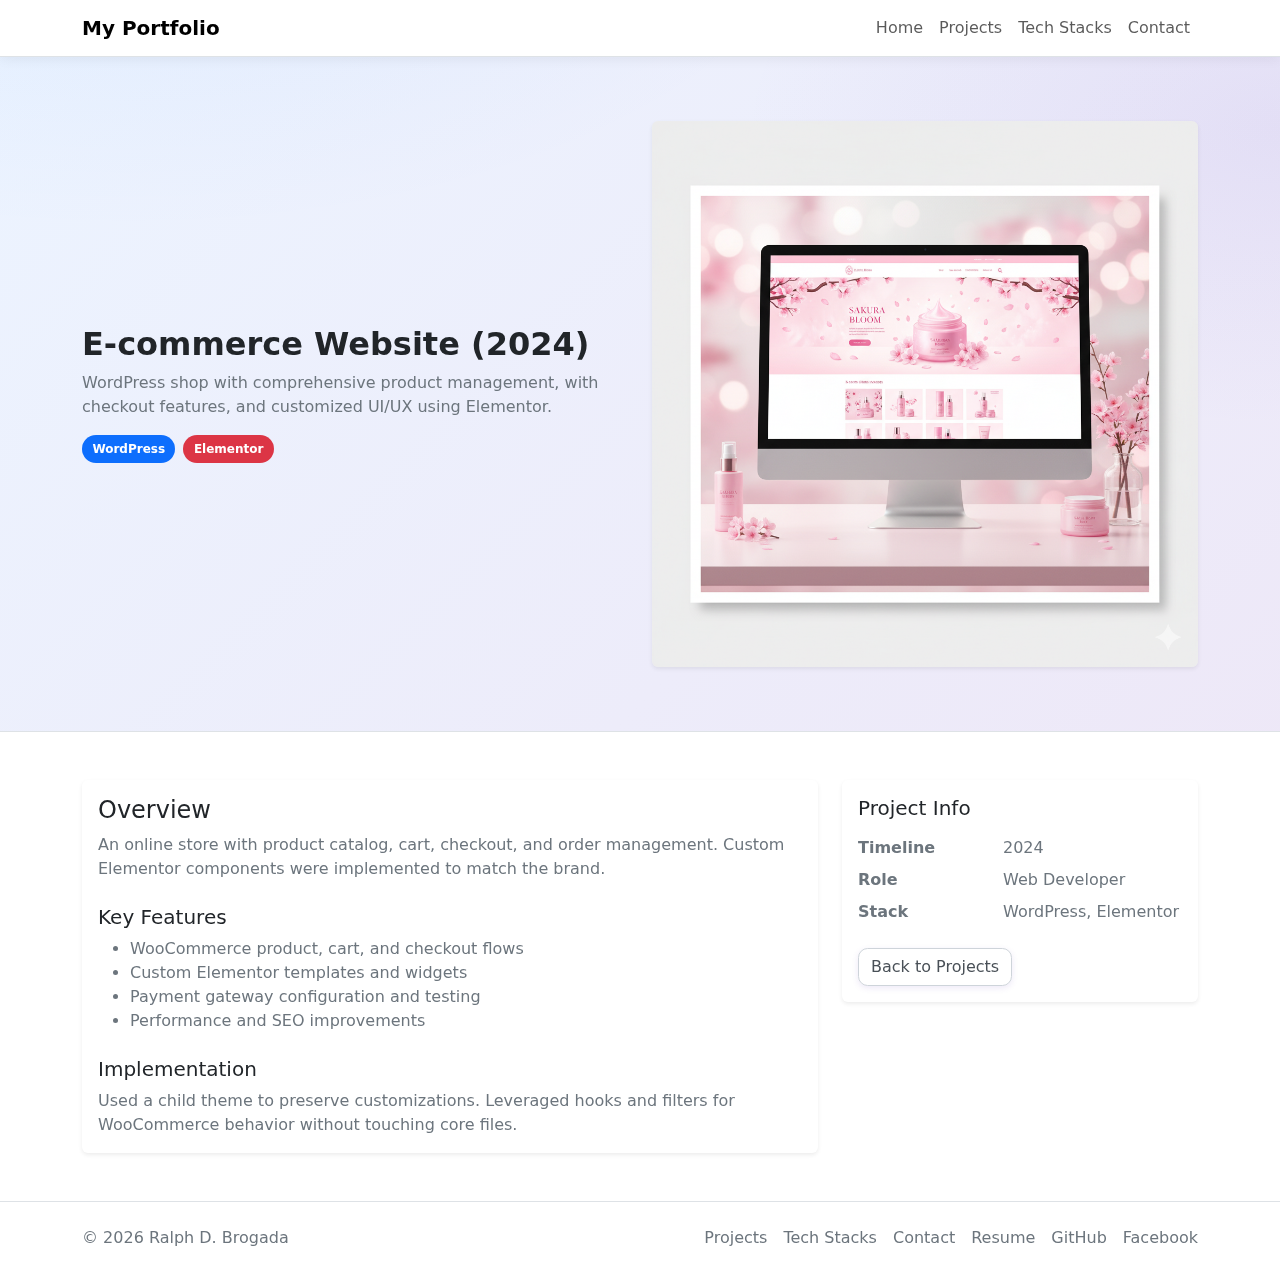
<file: projects/ecommerce.html>
<!DOCTYPE html>
<html lang="en">
<head>
  <meta charset="utf-8">
  <meta name="viewport" content="width=device-width, initial-scale=1">
  <title>E‑commerce Website | Project</title>
  <meta name="description" content="E‑commerce WordPress site with Elementor customization and secure checkout">
  <link href="https://cdn.jsdelivr.net/npm/bootstrap@5.3.3/dist/css/bootstrap.min.css" rel="stylesheet" integrity="sha384-QWTKZyjpPEjISv5WaRU9OFeRpok6YctnYmDr5pNlyT2bRjXh0JMhjY6hW+ALEwIH" crossorigin="anonymous">
  <link rel="stylesheet" href="../assets/css/styles.css">
</head>
<body>
  <nav class="navbar navbar-expand-lg navbar-light bg-white border-bottom sticky-top">
    <div class="container">
      <a class="navbar-brand fw-bold" href="../index.html">My Portfolio</a>
      <button class="navbar-toggler" type="button" data-bs-toggle="collapse" data-bs-target="#navbarNav" aria-controls="navbarNav" aria-expanded="false" aria-label="Toggle navigation">
        <span class="navbar-toggler-icon"></span>
      </button>
      <div class="collapse navbar-collapse" id="navbarNav">
        <ul class="navbar-nav ms-auto mb-2 mb-lg-0">
          <li class="nav-item"><a class="nav-link" href="../index.html">Home</a></li>
          <li class="nav-item"><a class="nav-link" href="../projects.html">Projects</a></li>
          <li class="nav-item"><a class="nav-link" href="../tech.html">Tech Stacks</a></li>
          <li class="nav-item"><a class="nav-link" href="../contact.html">Contact</a></li>
        </ul>
      </div>
    </div>
  </nav>

  <header class="py-5 border-bottom hero">
    <div class="container py-3">
      <div class="row align-items-center g-4">
        <div class="col-lg-6">
          <h1 class="h2 fw-bold mb-2">E‑commerce Website (2024)</h1>
          <p class="text-secondary mb-3">WordPress shop with comprehensive product management, with checkout features, and customized UI/UX using Elementor.</p>
          <div class="d-flex gap-2 flex-wrap">
            <span class="badge text-bg-primary">WordPress</span>
            <span class="badge text-bg-danger">Elementor</span>
          </div>
        </div>
        <div class="col-lg-6 text-center">
          <img src="../assets/images/ecommerce.png" alt="E‑commerce site preview" class="img-fluid rounded shadow-sm">
        </div>
      </div>
    </div>
  </header>

  <main class="container my-5">
    <div class="row g-4">
      <div class="col-lg-8">
        <section class="card shadow-sm">
          <div class="card-body">
            <h2 class="h4">Overview</h2>
            <p class="text-secondary">An online store with product catalog, cart, checkout, and order management. Custom Elementor components were implemented to match the brand.</p>

            <h3 class="h5 mt-4">Key Features</h3>
            <ul class="text-secondary mb-0">
              <li>WooCommerce product, cart, and checkout flows</li>
              <li>Custom Elementor templates and widgets</li>
              <li>Payment gateway configuration and testing</li>
              <li>Performance and SEO improvements</li>
            </ul>

            <h3 class="h5 mt-4">Implementation</h3>
            <p class="text-secondary mb-0">Used a child theme to preserve customizations. Leveraged hooks and filters for WooCommerce behavior without touching core files.</p>
          </div>
        </section>
      </div>
      <div class="col-lg-4">
        <section class="card shadow-sm">
          <div class="card-body">
            <h2 class="h5 mb-3">Project Info</h2>
            <dl class="row mb-0 text-secondary">
              <dt class="col-5">Timeline</dt><dd class="col-7">2024</dd>
              <dt class="col-5">Role</dt><dd class="col-7">Web Developer</dd>
              <dt class="col-5">Stack</dt><dd class="col-7">WordPress, Elementor</dd>
            </dl>
            <div class="d-flex gap-2 mt-3">
              <a href="../projects.html" class="btn btn-outline-secondary">Back to Projects</a>
            </div>
          </div>
        </section>
      </div>
    </div>
  </main>

  <footer class="border-top py-4 bg-white">
    <div class="container d-flex flex-column flex-md-row align-items-center justify-content-between gap-3">
      <span class="text-secondary">© <span id="year"></span> Ralph D. Brogada</span>
      <div class="d-flex flex-wrap gap-3">
        <a href="../projects.html" class="link-secondary text-decoration-none">Projects</a>
        <a href="../tech.html" class="link-secondary text-decoration-none">Tech Stacks</a>
        <a href="../contact.html" class="link-secondary text-decoration-none">Contact</a>
        <a href="../assets/Ralph D. Brogada - CV.pdf" class="link-secondary text-decoration-none" download>Resume</a>
        <a href="https://github.com/rlph-kun" class="link-secondary text-decoration-none" target="_blank" rel="noopener">GitHub</a>
        <a href="https://facebook.com" class="link-secondary text-decoration-none" target="_blank" rel="noopener">Facebook</a>
      </div>
    </div>
  </footer>

  <script src="https://cdn.jsdelivr.net/npm/bootstrap@5.3.3/dist/js/bootstrap.bundle.min.js" integrity="sha384-YvpcrYf0tY3lHB60NNkmXc5s9fDVZLESaAA55NDzOxhy9GkcIdslK1eN7N6jIeHz" crossorigin="anonymous"></script>
  <script src="../assets/js/main.js"></script>
</body>
</html>
</file>
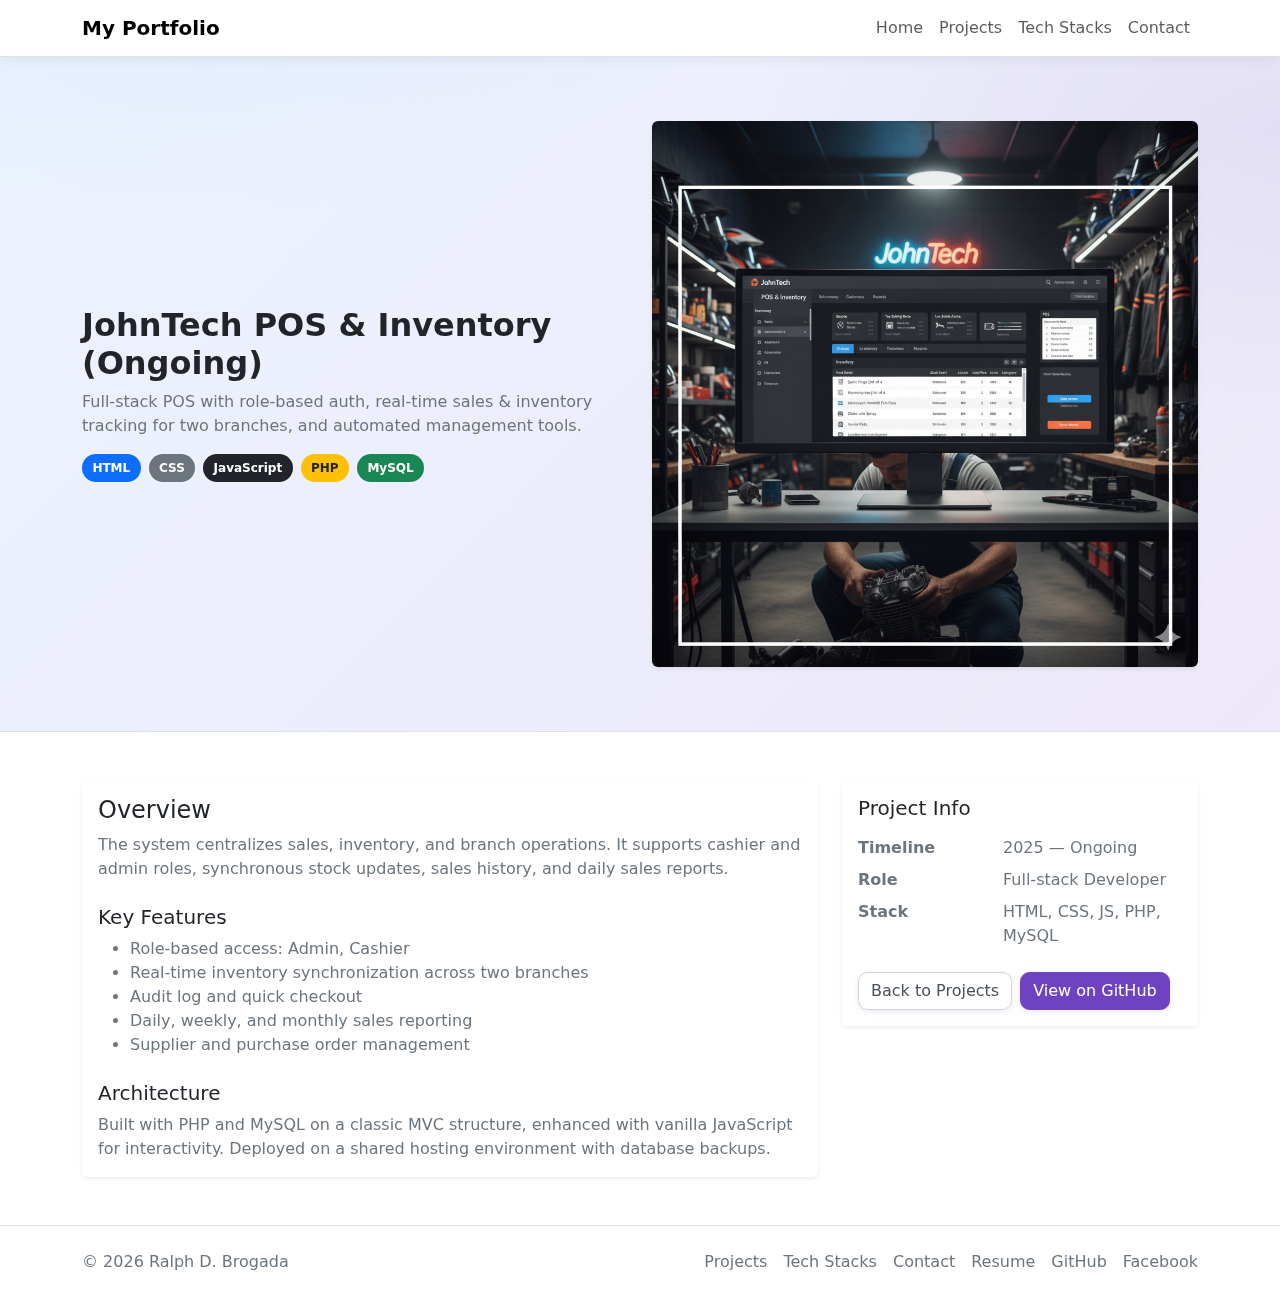
<file: projects/posims.html>
<!DOCTYPE html>
<html lang="en">
<head>
  <meta charset="utf-8">
  <meta name="viewport" content="width=device-width, initial-scale=1">
  <title>JohnTech POS & Inventory | Project</title>
  <meta name="description" content="JohnTech POS & Inventory Management System project details">
  <link href="https://cdn.jsdelivr.net/npm/bootstrap@5.3.3/dist/css/bootstrap.min.css" rel="stylesheet" integrity="sha384-QWTKZyjpPEjISv5WaRU9OFeRpok6YctnYmDr5pNlyT2bRjXh0JMhjY6hW+ALEwIH" crossorigin="anonymous">
  <link rel="stylesheet" href="../assets/css/styles.css">
</head>
<body>
  <nav class="navbar navbar-expand-lg navbar-light bg-white border-bottom sticky-top">
    <div class="container">
      <a class="navbar-brand fw-bold" href="../index.html">My Portfolio</a>
      <button class="navbar-toggler" type="button" data-bs-toggle="collapse" data-bs-target="#navbarNav" aria-controls="navbarNav" aria-expanded="false" aria-label="Toggle navigation">
        <span class="navbar-toggler-icon"></span>
      </button>
      <div class="collapse navbar-collapse" id="navbarNav">
        <ul class="navbar-nav ms-auto mb-2 mb-lg-0">
          <li class="nav-item"><a class="nav-link" href="../index.html">Home</a></li>
          <li class="nav-item"><a class="nav-link" href="../projects.html">Projects</a></li>
          <li class="nav-item"><a class="nav-link" href="../tech.html">Tech Stacks</a></li>
          <li class="nav-item"><a class="nav-link" href="../contact.html">Contact</a></li>
        </ul>
      </div>
    </div>
  </nav>

  <header class="py-5 border-bottom hero">
    <div class="container py-3">
      <div class="row align-items-center g-4">
        <div class="col-lg-6">
          <h1 class="h2 fw-bold mb-2">JohnTech POS & Inventory (Ongoing)</h1>
          <p class="text-secondary mb-3">Full-stack POS with role-based auth, real-time sales & inventory tracking for two branches, and automated management tools.</p>
          <div class="d-flex gap-2 flex-wrap">
            <span class="badge text-bg-primary">HTML</span>
            <span class="badge text-bg-secondary">CSS</span>
            <span class="badge text-bg-dark">JavaScript</span>
            <span class="badge text-bg-warning text-dark">PHP</span>
            <span class="badge text-bg-success">MySQL</span>
          </div>
        </div>
        <div class="col-lg-6 text-center">
          <img src="../assets/images/posims.png?v=2" alt="POS & Inventory screenshot" class="img-fluid rounded shadow-sm">
        </div>
      </div>
    </div>
  </header>

  <main class="container my-5">
    <div class="row g-4">
      <div class="col-lg-8">
        <section class="card shadow-sm">
          <div class="card-body">
            <h2 class="h4">Overview</h2>
            <p class="text-secondary">The system centralizes sales, inventory, and branch operations. It supports cashier and admin roles, synchronous stock updates, sales history, and daily sales reports.</p>

            <h3 class="h5 mt-4">Key Features</h3>
            <ul class="text-secondary mb-0">
              <li>Role-based access: Admin, Cashier</li>
              <li>Real-time inventory synchronization across two branches</li>
              <li>Audit log and quick checkout</li>
              <li>Daily, weekly, and monthly sales reporting</li>
              <li>Supplier and purchase order management</li>
            </ul>

            <h3 class="h5 mt-4">Architecture</h3>
            <p class="text-secondary mb-0">Built with PHP and MySQL on a classic MVC structure, enhanced with vanilla JavaScript for interactivity. Deployed on a shared hosting environment with database backups.</p>
          </div>
        </section>
      </div>
      <div class="col-lg-4">
        <section class="card shadow-sm">
          <div class="card-body">
            <h2 class="h5 mb-3">Project Info</h2>
            <dl class="row mb-0 text-secondary">
              <dt class="col-5">Timeline</dt><dd class="col-7">2025 — Ongoing</dd>
              <dt class="col-5">Role</dt><dd class="col-7">Full‑stack Developer</dd>
              <dt class="col-5">Stack</dt><dd class="col-7">HTML, CSS, JS, PHP, MySQL</dd>
            </dl>
            <div class="d-flex gap-2 mt-3">
              <a href="../projects.html" class="btn btn-outline-secondary">Back to Projects</a>
              <a href="https://github.com/rlph-kun/JohnTech-POS-and-Inventory-Management-System" target="_blank" rel="noopener" class="btn btn-primary">View on GitHub</a>
            </div>
          </div>
        </section>
      </div>
    </div>
  </main>

  <footer class="border-top py-4 bg-white">
    <div class="container d-flex flex-column flex-md-row align-items-center justify-content-between gap-3">
      <span class="text-secondary">© <span id="year"></span> Ralph D. Brogada</span>
      <div class="d-flex flex-wrap gap-3">
        <a href="../projects.html" class="link-secondary text-decoration-none">Projects</a>
        <a href="../tech.html" class="link-secondary text-decoration-none">Tech Stacks</a>
        <a href="../contact.html" class="link-secondary text-decoration-none">Contact</a>
        <a href="../assets/Ralph D. Brogada - CV.pdf" class="link-secondary text-decoration-none" download>Resume</a>
        <a href="https://github.com/rlph-kun" class="link-secondary text-decoration-none" target="_blank" rel="noopener">GitHub</a>
        <a href="https://facebook.com" class="link-secondary text-decoration-none" target="_blank" rel="noopener">Facebook</a>
      </div>
    </div>
  </footer>

  <script src="https://cdn.jsdelivr.net/npm/bootstrap@5.3.3/dist/js/bootstrap.bundle.min.js" integrity="sha384-YvpcrYf0tY3lHB60NNkmXc5s9fDVZLESaAA55NDzOxhy9GkcIdslK1eN7N6jIeHz" crossorigin="anonymous"></script>
  <script src="../assets/js/main.js"></script>
</body>
</html>
</file>
<file: assets/css/styles.css>
/* Custom styles for the portfolio */

body { 
  scroll-behavior: smooth; 
}

.hero-avatar img { 
  object-position: center top; 
}

/* Active nav state tweak */
.navbar .nav-link.active { 
  color: #0d6efd; 
  font-weight: 600; 
}

/* Card hover */
.card:hover { 
  transform: translateY(-2px); 
  transition: transform .15s ease-in-out; 
}

/* Uniform project card images */
.project-card .card-img-top {
  height: 220px;
  width: 100%;
  object-fit: cover;
}

/* Cropped hero image helper */
.hero-crop {
  width: 100%;
  height: 540px;
  object-fit: cover;
  object-position: center;
}

/* --- UI Enhancements & Theming --- */
:root { --accent: #6f42c1; --accent-rgb: 111,66,193; }
body { color: #212529; background-color: #ffffff; }
.text-secondary { color: #6c757d !important; }
/* Subtle app background */
body {
  background: radial-gradient(1200px 600px at 10% -10%, rgba(13,110,253,.06), transparent 60%),
              radial-gradient(900px 500px at 100% 10%, rgba(var(--accent-rgb),.08), transparent 60%);
}

/* Navbar blur + soft shadow */
.navbar {
  backdrop-filter: saturate(120%) blur(6px);
  -webkit-backdrop-filter: saturate(120%) blur(6px);
  box-shadow: 0 2px 12px rgba(0,0,0,.06);
}

/* Gradient hero */
.hero { position: relative; background: linear-gradient(135deg, rgba(13,110,253,.08), rgba(var(--accent-rgb),.12)); }
.hero::before { content: ""; position: absolute; inset: 0; background: linear-gradient(180deg, rgba(255,255,255,0), rgba(255,255,255,0)); pointer-events: none; }
.hero .display-5 { color: var(--fg); font-weight: 800; letter-spacing: .2px; }
.hero .lead { color: var(--fg); opacity: .92; }
.text-shadow-sm { text-shadow: 0 1px 2px rgba(0,0,0,.18); }

/* Elevated cards and smoother transitions */
.card { 
  border: 1px solid var(--card-border);
  box-shadow: 0 4px 14px var(--shadow);
  transition: transform .2s ease, box-shadow .2s ease;
}
.card:hover {
  transform: translateY(-4px);
  box-shadow: 0 10px 24px var(--shadow-strong);
}

/* Badge polish */
.badge { 
  border-radius: 999px; 
  padding: .5rem .65rem; 
}

/* Button refinements */
.btn { 
  border-radius: .6rem; 
  box-shadow: 0 2px 6px rgba(var(--accent-rgb),.12); 
}
.btn-primary { background-color: var(--accent); border-color: var(--accent); }
.btn-primary:hover { background-color: #5a33a4; border-color: #5a33a4; }
.btn-outline-secondary { 
  color: #495057; 
  border-color: #ced4da; 
}
.btn-outline-secondary:hover { 
  background: #f1f3f5; 
}

/* Dark theme overrides for Bootstrap surfaces */
/* dark mode removed */

/* Improve card text contrast */
.card .card-title { color: var(--fg); font-weight: 600; }
.card .card-text { color: var(--muted); }
</file>
